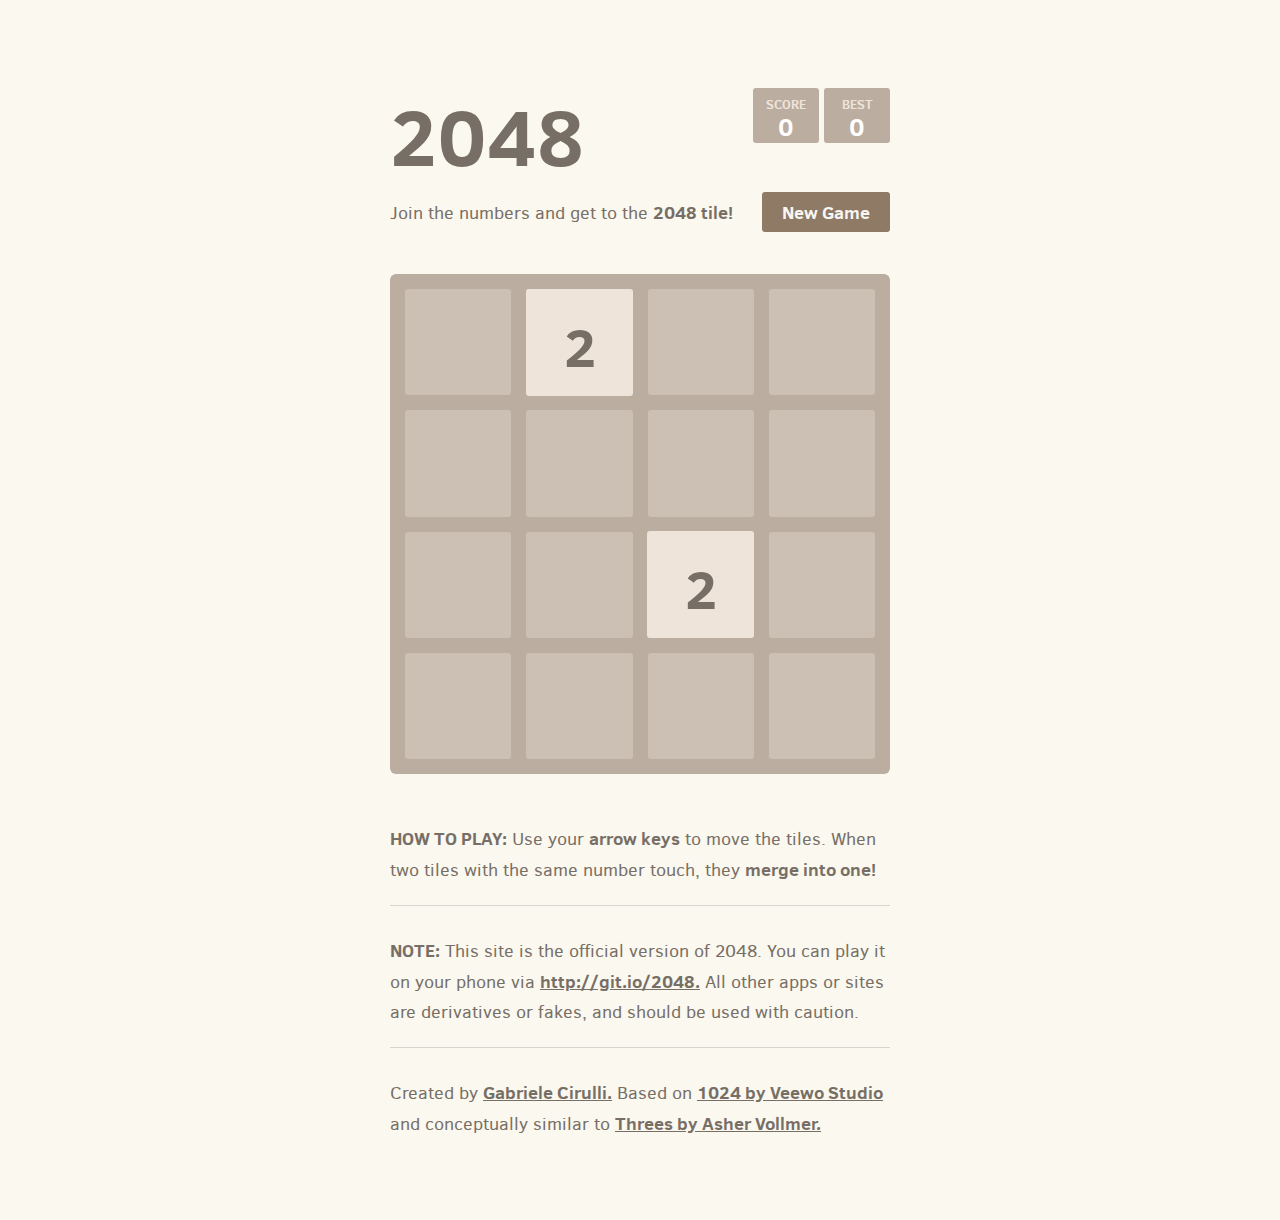
<file: index.html>
<!DOCTYPE html>
<html>
<head>
  <meta charset="utf-8">
  <title>2048</title>

  <link href="style/main.css" rel="stylesheet" type="text/css">
  <link rel="shortcut icon" href="favicon.ico">
  <link rel="apple-touch-icon" href="meta/apple-touch-icon.png">
  <meta name="apple-mobile-web-app-capable" content="yes">

  <meta name="HandheldFriendly" content="True">
  <meta name="MobileOptimized" content="320">
  <meta name="viewport" content="width=device-width, target-densitydpi=160dpi, initial-scale=1.0, maximum-scale=1, user-scalable=no, minimal-ui">
</head>
<body>
  <div class="container">
    <div class="heading">
      <h1 class="title">2048</h1>
      <div class="scores-container">
        <div class="score-container">0</div>
        <div class="best-container">0</div>
      </div>
    </div>

    <div class="above-game">
      <p class="game-intro">Join the numbers and get to the <strong>2048 tile!</strong></p>
      <a class="restart-button">New Game</a>
    </div>

    <div class="game-container">
      <div class="game-message">
        <p></p>
        <div class="lower">
	        <a class="keep-playing-button">Keep going</a>
          <a class="retry-button">Try again</a>
        </div>
      </div>

      <div class="grid-container">
        <div class="grid-row">
          <div class="grid-cell"></div>
          <div class="grid-cell"></div>
          <div class="grid-cell"></div>
          <div class="grid-cell"></div>
        </div>
        <div class="grid-row">
          <div class="grid-cell"></div>
          <div class="grid-cell"></div>
          <div class="grid-cell"></div>
          <div class="grid-cell"></div>
        </div>
        <div class="grid-row">
          <div class="grid-cell"></div>
          <div class="grid-cell"></div>
          <div class="grid-cell"></div>
          <div class="grid-cell"></div>
        </div>
        <div class="grid-row">
          <div class="grid-cell"></div>
          <div class="grid-cell"></div>
          <div class="grid-cell"></div>
          <div class="grid-cell"></div>
        </div>
      </div>

      <div class="tile-container">

      </div>
    </div>

    <p class="game-explanation">
      <strong class="important">How to play:</strong> Use your <strong>arrow keys</strong> to move the tiles. When two tiles with the same number touch, they <strong>merge into one!</strong>
    </p>
    <hr>
    <p>
    <strong class="important">Note:</strong> This site is the official version of 2048. You can play it on your phone via <a href="http://git.io/2048">http://git.io/2048.</a> All other apps or sites are derivatives or fakes, and should be used with caution.
    </p>
    <hr>
    <p>
    Created by <a href="http://gabrielecirulli.com" target="_blank">Gabriele Cirulli.</a> Based on <a href="https://itunes.apple.com/us/app/1024!/id823499224" target="_blank">1024 by Veewo Studio</a> and conceptually similar to <a href="http://asherv.com/threes/" target="_blank">Threes by Asher Vollmer.</a>
    </p>
  </div>

  <script src="js/bind_polyfill.js"></script>
  <script src="js/classlist_polyfill.js"></script>
  <script src="js/animframe_polyfill.js"></script>
  <script src="js/keyboard_input_manager.js"></script>
  <script src="js/html_actuator.js"></script>
  <script src="js/grid.js"></script>
  <script src="js/tile.js"></script>
  <script src="js/local_storage_manager.js"></script>
  <script src="js/game_manager.js"></script>
  <script src="js/application.js"></script>
</body>
</html>
</file>
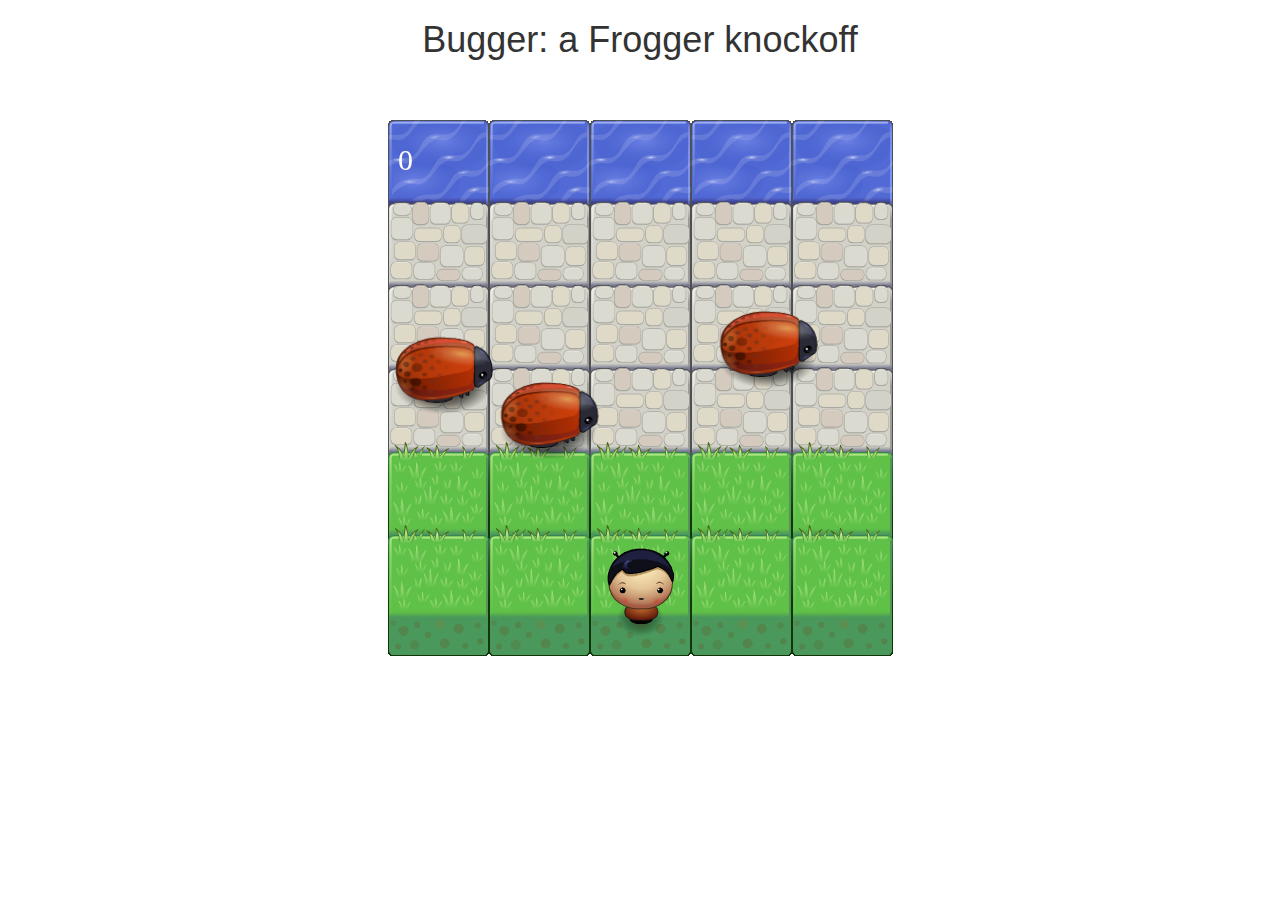
<file: javascript_game/index.html>
<!DOCTYPE html>
<html>
<head>
    <title>Bugger</title>
    <link rel="stylesheet" href="css/bootstrap.min.css">
    <link rel="stylesheet" href="css/style.css">
</head>
<body>
	<div class="container">
		<div class="row">
			<div class="col-md-12">
				<h1>Bugger: a Frogger knockoff</h1>
			</div>
		</div>
	</div>
    <script src="js/resources.js"></script>
    <script src="js/app.js"></script>
    <script src="js/engine.js"></script>
</body>
</html>
</file>
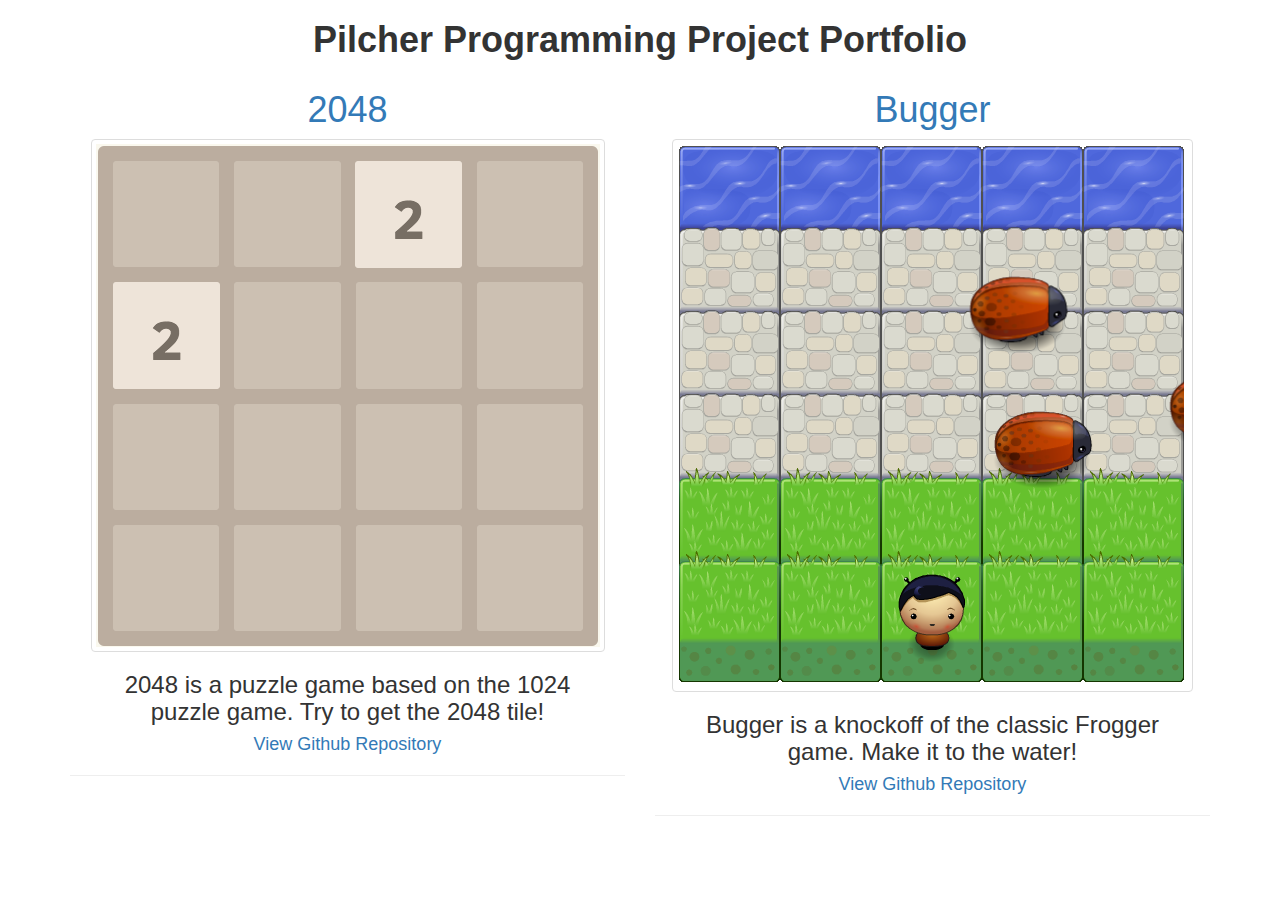
<file: home.html>
<!DOCTYPE html>
<html lang="en">
<head>
  <meta charset="utf-8">
  <meta http-equiv="X-UA-Compatible" content="IE=edge">
  <meta name="viewport" content="width=device-width, initial-scale=1">
  <title>Brett Pilcher</title>
  <link href='http://fonts.googleapis.com/css?family=Lato:100,300' rel='stylesheet' type='text/css'>
  <link rel="stylesheet" href="css-frameworks/bootstrap.min.css">
  <link rel="stylesheet" type="text/css" href="css/style.css">
  <!--
  <script type="text/javascript" src="../js-frameworks/jquery-1.11.1.min.js"></script>
  <script type="text/javascript" src="../js-frameworks/bootstrap.min.js"></script>*//
	-->
</head>
  <body>
    <div class="container">
      <div class="row text-center">
        <div class="col-md-12">
          <h1><strong>Pilcher Programming Project Portfolio</strong></h1>
        </div>
      </div>
  	  <div class="row text-center">
  	  	<div class="col-md-6">
          <div>
  	  	    <a href="http://brettpilch.github.io/2048_game/2048"><h1>2048</h1></a>
          </div>
          <div>
            <a href="http://brettpilch.github.io/2048_game/2048">
              <img class="img-thumbnail" src="2048_img.png">
            </a>
          </div>
          <div>
            <h3>2048 is a puzzle game based on the 1024 puzzle game. Try to get the 2048 tile!
            </h3>
          </div>
          <div>
            <a href="https://github.com/brettpilch/brettpilch.github.io/tree/master/2048_game"><h4>View Github Repository</h4></a>
          </div>
          <hr>
  	  	</div>
        <div class="col-md-6">
          <div>
            <a href="http://brettpilch.github.io/javascript_game/index.html"><h1>Bugger</h1></a>
          </div>
          <div>
            <a href="http://brettpilch.github.io/javascript_game/index.html">
              <img class="img-thumbnail" src="frogger_img.png">
            </a>
          </div>
          <div>
            <h3>Bugger is a knockoff of the classic Frogger game. Make it to the water!</h3>
          </div>
          <div>
            <a href="https://github.com/brettpilch/brettpilch.github.io/tree/master/javascript_game"><h4>View Github Repository</h4></a>
          </div>
          <hr>
        </div>
  	  </div>
    </div>
  </body>
</html>
</file>
<file: style/main.css>
@import url(fonts/clear-sans.css);
html, body {
  margin: 0;
  padding: 0;
  background: #faf8ef;
  color: #776e65;
  font-family: "Clear Sans", "Helvetica Neue", Arial, sans-serif;
  font-size: 18px; }

body {
  margin: 80px 0; }

.heading:after {
  content: "";
  display: block;
  clear: both; }

h1.title {
  font-size: 80px;
  font-weight: bold;
  margin: 0;
  display: block;
  float: left; }

@-webkit-keyframes move-up {
  0% {
    top: 25px;
    opacity: 1; }

  100% {
    top: -50px;
    opacity: 0; } }
@-moz-keyframes move-up {
  0% {
    top: 25px;
    opacity: 1; }

  100% {
    top: -50px;
    opacity: 0; } }
@keyframes move-up {
  0% {
    top: 25px;
    opacity: 1; }

  100% {
    top: -50px;
    opacity: 0; } }
.scores-container {
  float: right;
  text-align: right; }

.score-container, .best-container {
  position: relative;
  display: inline-block;
  background: #bbada0;
  padding: 15px 25px;
  font-size: 25px;
  height: 25px;
  line-height: 47px;
  font-weight: bold;
  border-radius: 3px;
  color: white;
  margin-top: 8px;
  text-align: center; }
  .score-container:after, .best-container:after {
    position: absolute;
    width: 100%;
    top: 10px;
    left: 0;
    text-transform: uppercase;
    font-size: 13px;
    line-height: 13px;
    text-align: center;
    color: #eee4da; }
  .score-container .score-addition, .best-container .score-addition {
    position: absolute;
    right: 30px;
    color: red;
    font-size: 25px;
    line-height: 25px;
    font-weight: bold;
    color: rgba(119, 110, 101, 0.9);
    z-index: 100;
    -webkit-animation: move-up 600ms ease-in;
    -moz-animation: move-up 600ms ease-in;
    animation: move-up 600ms ease-in;
    -webkit-animation-fill-mode: both;
    -moz-animation-fill-mode: both;
    animation-fill-mode: both; }

.score-container:after {
  content: "Score"; }

.best-container:after {
  content: "Best"; }

p {
  margin-top: 0;
  margin-bottom: 10px;
  line-height: 1.65; }

a {
  color: #776e65;
  font-weight: bold;
  text-decoration: underline;
  cursor: pointer; }

strong.important {
  text-transform: uppercase; }

hr {
  border: none;
  border-bottom: 1px solid #d8d4d0;
  margin-top: 20px;
  margin-bottom: 30px; }

.container {
  width: 500px;
  margin: 0 auto; }

@-webkit-keyframes fade-in {
  0% {
    opacity: 0; }

  100% {
    opacity: 1; } }
@-moz-keyframes fade-in {
  0% {
    opacity: 0; }

  100% {
    opacity: 1; } }
@keyframes fade-in {
  0% {
    opacity: 0; }

  100% {
    opacity: 1; } }
.game-container {
  margin-top: 40px;
  position: relative;
  padding: 15px;
  cursor: default;
  -webkit-touch-callout: none;
  -ms-touch-callout: none;
  -webkit-user-select: none;
  -moz-user-select: none;
  -ms-user-select: none;
  -ms-touch-action: none;
  touch-action: none;
  background: #bbada0;
  border-radius: 6px;
  width: 500px;
  height: 500px;
  -webkit-box-sizing: border-box;
  -moz-box-sizing: border-box;
  box-sizing: border-box; }
  .game-container .game-message {
    display: none;
    position: absolute;
    top: 0;
    right: 0;
    bottom: 0;
    left: 0;
    background: rgba(238, 228, 218, 0.5);
    z-index: 100;
    text-align: center;
    -webkit-animation: fade-in 800ms ease 1200ms;
    -moz-animation: fade-in 800ms ease 1200ms;
    animation: fade-in 800ms ease 1200ms;
    -webkit-animation-fill-mode: both;
    -moz-animation-fill-mode: both;
    animation-fill-mode: both; }
    .game-container .game-message p {
      font-size: 60px;
      font-weight: bold;
      height: 60px;
      line-height: 60px;
      margin-top: 222px; }
    .game-container .game-message .lower {
      display: block;
      margin-top: 59px; }
    .game-container .game-message a {
      display: inline-block;
      background: #8f7a66;
      border-radius: 3px;
      padding: 0 20px;
      text-decoration: none;
      color: #f9f6f2;
      height: 40px;
      line-height: 42px;
      margin-left: 9px; }
      .game-container .game-message a.keep-playing-button {
        display: none; }
    .game-container .game-message.game-won {
      background: rgba(237, 194, 46, 0.5);
      color: #f9f6f2; }
      .game-container .game-message.game-won a.keep-playing-button {
        display: inline-block; }
    .game-container .game-message.game-won, .game-container .game-message.game-over {
      display: block; }

.grid-container {
  position: absolute;
  z-index: 1; }

.grid-row {
  margin-bottom: 15px; }
  .grid-row:last-child {
    margin-bottom: 0; }
  .grid-row:after {
    content: "";
    display: block;
    clear: both; }

.grid-cell {
  width: 106.25px;
  height: 106.25px;
  margin-right: 15px;
  float: left;
  border-radius: 3px;
  background: rgba(238, 228, 218, 0.35); }
  .grid-cell:last-child {
    margin-right: 0; }

.tile-container {
  position: absolute;
  z-index: 2; }

.tile, .tile .tile-inner {
  width: 107px;
  height: 107px;
  line-height: 116.25px; }
.tile.tile-position-1-1 {
  -webkit-transform: translate(0px, 0px);
  -moz-transform: translate(0px, 0px);
  transform: translate(0px, 0px); }
.tile.tile-position-1-2 {
  -webkit-transform: translate(0px, 121px);
  -moz-transform: translate(0px, 121px);
  transform: translate(0px, 121px); }
.tile.tile-position-1-3 {
  -webkit-transform: translate(0px, 242px);
  -moz-transform: translate(0px, 242px);
  transform: translate(0px, 242px); }
.tile.tile-position-1-4 {
  -webkit-transform: translate(0px, 363px);
  -moz-transform: translate(0px, 363px);
  transform: translate(0px, 363px); }
.tile.tile-position-2-1 {
  -webkit-transform: translate(121px, 0px);
  -moz-transform: translate(121px, 0px);
  transform: translate(121px, 0px); }
.tile.tile-position-2-2 {
  -webkit-transform: translate(121px, 121px);
  -moz-transform: translate(121px, 121px);
  transform: translate(121px, 121px); }
.tile.tile-position-2-3 {
  -webkit-transform: translate(121px, 242px);
  -moz-transform: translate(121px, 242px);
  transform: translate(121px, 242px); }
.tile.tile-position-2-4 {
  -webkit-transform: translate(121px, 363px);
  -moz-transform: translate(121px, 363px);
  transform: translate(121px, 363px); }
.tile.tile-position-3-1 {
  -webkit-transform: translate(242px, 0px);
  -moz-transform: translate(242px, 0px);
  transform: translate(242px, 0px); }
.tile.tile-position-3-2 {
  -webkit-transform: translate(242px, 121px);
  -moz-transform: translate(242px, 121px);
  transform: translate(242px, 121px); }
.tile.tile-position-3-3 {
  -webkit-transform: translate(242px, 242px);
  -moz-transform: translate(242px, 242px);
  transform: translate(242px, 242px); }
.tile.tile-position-3-4 {
  -webkit-transform: translate(242px, 363px);
  -moz-transform: translate(242px, 363px);
  transform: translate(242px, 363px); }
.tile.tile-position-4-1 {
  -webkit-transform: translate(363px, 0px);
  -moz-transform: translate(363px, 0px);
  transform: translate(363px, 0px); }
.tile.tile-position-4-2 {
  -webkit-transform: translate(363px, 121px);
  -moz-transform: translate(363px, 121px);
  transform: translate(363px, 121px); }
.tile.tile-position-4-3 {
  -webkit-transform: translate(363px, 242px);
  -moz-transform: translate(363px, 242px);
  transform: translate(363px, 242px); }
.tile.tile-position-4-4 {
  -webkit-transform: translate(363px, 363px);
  -moz-transform: translate(363px, 363px);
  transform: translate(363px, 363px); }

.tile {
  position: absolute;
  -webkit-transition: 100ms ease-in-out;
  -moz-transition: 100ms ease-in-out;
  transition: 100ms ease-in-out;
  -webkit-transition-property: -webkit-transform;
  -moz-transition-property: -moz-transform;
  transition-property: transform; }
  .tile .tile-inner {
    border-radius: 3px;
    background: #eee4da;
    text-align: center;
    font-weight: bold;
    z-index: 10;
    font-size: 55px; }
  .tile.tile-2 .tile-inner {
    background: #eee4da;
    box-shadow: 0 0 30px 10px rgba(243, 215, 116, 0), inset 0 0 0 1px rgba(255, 255, 255, 0); }
  .tile.tile-4 .tile-inner {
    background: #ede0c8;
    box-shadow: 0 0 30px 10px rgba(243, 215, 116, 0), inset 0 0 0 1px rgba(255, 255, 255, 0); }
  .tile.tile-8 .tile-inner {
    color: #f9f6f2;
    background: #f2b179; }
  .tile.tile-16 .tile-inner {
    color: #f9f6f2;
    background: #f59563; }
  .tile.tile-32 .tile-inner {
    color: #f9f6f2;
    background: #f67c5f; }
  .tile.tile-64 .tile-inner {
    color: #f9f6f2;
    background: #f65e3b; }
  .tile.tile-128 .tile-inner {
    color: #f9f6f2;
    background: #edcf72;
    box-shadow: 0 0 30px 10px rgba(243, 215, 116, 0.2381), inset 0 0 0 1px rgba(255, 255, 255, 0.14286);
    font-size: 45px; }
    @media screen and (max-width: 520px) {
      .tile.tile-128 .tile-inner {
        font-size: 25px; } }
  .tile.tile-256 .tile-inner {
    color: #f9f6f2;
    background: #edcc61;
    box-shadow: 0 0 30px 10px rgba(243, 215, 116, 0.31746), inset 0 0 0 1px rgba(255, 255, 255, 0.19048);
    font-size: 45px; }
    @media screen and (max-width: 520px) {
      .tile.tile-256 .tile-inner {
        font-size: 25px; } }
  .tile.tile-512 .tile-inner {
    color: #f9f6f2;
    background: #edc850;
    box-shadow: 0 0 30px 10px rgba(243, 215, 116, 0.39683), inset 0 0 0 1px rgba(255, 255, 255, 0.2381);
    font-size: 45px; }
    @media screen and (max-width: 520px) {
      .tile.tile-512 .tile-inner {
        font-size: 25px; } }
  .tile.tile-1024 .tile-inner {
    color: #f9f6f2;
    background: #edc53f;
    box-shadow: 0 0 30px 10px rgba(243, 215, 116, 0.47619), inset 0 0 0 1px rgba(255, 255, 255, 0.28571);
    font-size: 35px; }
    @media screen and (max-width: 520px) {
      .tile.tile-1024 .tile-inner {
        font-size: 15px; } }
  .tile.tile-2048 .tile-inner {
    color: #f9f6f2;
    background: #edc22e;
    box-shadow: 0 0 30px 10px rgba(243, 215, 116, 0.55556), inset 0 0 0 1px rgba(255, 255, 255, 0.33333);
    font-size: 35px; }
    @media screen and (max-width: 520px) {
      .tile.tile-2048 .tile-inner {
        font-size: 15px; } }
  .tile.tile-super .tile-inner {
    color: #f9f6f2;
    background: #3c3a32;
    font-size: 30px; }
    @media screen and (max-width: 520px) {
      .tile.tile-super .tile-inner {
        font-size: 10px; } }

@-webkit-keyframes appear {
  0% {
    opacity: 0;
    -webkit-transform: scale(0);
    -moz-transform: scale(0);
    transform: scale(0); }

  100% {
    opacity: 1;
    -webkit-transform: scale(1);
    -moz-transform: scale(1);
    transform: scale(1); } }
@-moz-keyframes appear {
  0% {
    opacity: 0;
    -webkit-transform: scale(0);
    -moz-transform: scale(0);
    transform: scale(0); }

  100% {
    opacity: 1;
    -webkit-transform: scale(1);
    -moz-transform: scale(1);
    transform: scale(1); } }
@keyframes appear {
  0% {
    opacity: 0;
    -webkit-transform: scale(0);
    -moz-transform: scale(0);
    transform: scale(0); }

  100% {
    opacity: 1;
    -webkit-transform: scale(1);
    -moz-transform: scale(1);
    transform: scale(1); } }
.tile-new .tile-inner {
  -webkit-animation: appear 200ms ease 100ms;
  -moz-animation: appear 200ms ease 100ms;
  animation: appear 200ms ease 100ms;
  -webkit-animation-fill-mode: backwards;
  -moz-animation-fill-mode: backwards;
  animation-fill-mode: backwards; }

@-webkit-keyframes pop {
  0% {
    -webkit-transform: scale(0);
    -moz-transform: scale(0);
    transform: scale(0); }

  50% {
    -webkit-transform: scale(1.2);
    -moz-transform: scale(1.2);
    transform: scale(1.2); }

  100% {
    -webkit-transform: scale(1);
    -moz-transform: scale(1);
    transform: scale(1); } }
@-moz-keyframes pop {
  0% {
    -webkit-transform: scale(0);
    -moz-transform: scale(0);
    transform: scale(0); }

  50% {
    -webkit-transform: scale(1.2);
    -moz-transform: scale(1.2);
    transform: scale(1.2); }

  100% {
    -webkit-transform: scale(1);
    -moz-transform: scale(1);
    transform: scale(1); } }
@keyframes pop {
  0% {
    -webkit-transform: scale(0);
    -moz-transform: scale(0);
    transform: scale(0); }

  50% {
    -webkit-transform: scale(1.2);
    -moz-transform: scale(1.2);
    transform: scale(1.2); }

  100% {
    -webkit-transform: scale(1);
    -moz-transform: scale(1);
    transform: scale(1); } }
.tile-merged .tile-inner {
  z-index: 20;
  -webkit-animation: pop 200ms ease 100ms;
  -moz-animation: pop 200ms ease 100ms;
  animation: pop 200ms ease 100ms;
  -webkit-animation-fill-mode: backwards;
  -moz-animation-fill-mode: backwards;
  animation-fill-mode: backwards; }

.above-game:after {
  content: "";
  display: block;
  clear: both; }

.game-intro {
  float: left;
  line-height: 42px;
  margin-bottom: 0; }

.restart-button {
  display: inline-block;
  background: #8f7a66;
  border-radius: 3px;
  padding: 0 20px;
  text-decoration: none;
  color: #f9f6f2;
  height: 40px;
  line-height: 42px;
  display: block;
  text-align: center;
  float: right; }

.game-explanation {
  margin-top: 50px; }

@media screen and (max-width: 520px) {
  html, body {
    font-size: 15px; }

  body {
    margin: 20px 0;
    padding: 0 20px; }

  h1.title {
    font-size: 27px;
    margin-top: 15px; }

  .container {
    width: 280px;
    margin: 0 auto; }

  .score-container, .best-container {
    margin-top: 0;
    padding: 15px 10px;
    min-width: 40px; }

  .heading {
    margin-bottom: 10px; }

  .game-intro {
    width: 55%;
    display: block;
    box-sizing: border-box;
    line-height: 1.65; }

  .restart-button {
    width: 42%;
    padding: 0;
    display: block;
    box-sizing: border-box;
    margin-top: 2px; }

  .game-container {
    margin-top: 17px;
    position: relative;
    padding: 10px;
    cursor: default;
    -webkit-touch-callout: none;
    -ms-touch-callout: none;
    -webkit-user-select: none;
    -moz-user-select: none;
    -ms-user-select: none;
    -ms-touch-action: none;
    touch-action: none;
    background: #bbada0;
    border-radius: 6px;
    width: 280px;
    height: 280px;
    -webkit-box-sizing: border-box;
    -moz-box-sizing: border-box;
    box-sizing: border-box; }
    .game-container .game-message {
      display: none;
      position: absolute;
      top: 0;
      right: 0;
      bottom: 0;
      left: 0;
      background: rgba(238, 228, 218, 0.5);
      z-index: 100;
      text-align: center;
      -webkit-animation: fade-in 800ms ease 1200ms;
      -moz-animation: fade-in 800ms ease 1200ms;
      animation: fade-in 800ms ease 1200ms;
      -webkit-animation-fill-mode: both;
      -moz-animation-fill-mode: both;
      animation-fill-mode: both; }
      .game-container .game-message p {
        font-size: 60px;
        font-weight: bold;
        height: 60px;
        line-height: 60px;
        margin-top: 222px; }
      .game-container .game-message .lower {
        display: block;
        margin-top: 59px; }
      .game-container .game-message a {
        display: inline-block;
        background: #8f7a66;
        border-radius: 3px;
        padding: 0 20px;
        text-decoration: none;
        color: #f9f6f2;
        height: 40px;
        line-height: 42px;
        margin-left: 9px; }
        .game-container .game-message a.keep-playing-button {
          display: none; }
      .game-container .game-message.game-won {
        background: rgba(237, 194, 46, 0.5);
        color: #f9f6f2; }
        .game-container .game-message.game-won a.keep-playing-button {
          display: inline-block; }
      .game-container .game-message.game-won, .game-container .game-message.game-over {
        display: block; }

  .grid-container {
    position: absolute;
    z-index: 1; }

  .grid-row {
    margin-bottom: 10px; }
    .grid-row:last-child {
      margin-bottom: 0; }
    .grid-row:after {
      content: "";
      display: block;
      clear: both; }

  .grid-cell {
    width: 57.5px;
    height: 57.5px;
    margin-right: 10px;
    float: left;
    border-radius: 3px;
    background: rgba(238, 228, 218, 0.35); }
    .grid-cell:last-child {
      margin-right: 0; }

  .tile-container {
    position: absolute;
    z-index: 2; }

  .tile, .tile .tile-inner {
    width: 58px;
    height: 58px;
    line-height: 67.5px; }
  .tile.tile-position-1-1 {
    -webkit-transform: translate(0px, 0px);
    -moz-transform: translate(0px, 0px);
    transform: translate(0px, 0px); }
  .tile.tile-position-1-2 {
    -webkit-transform: translate(0px, 67px);
    -moz-transform: translate(0px, 67px);
    transform: translate(0px, 67px); }
  .tile.tile-position-1-3 {
    -webkit-transform: translate(0px, 135px);
    -moz-transform: translate(0px, 135px);
    transform: translate(0px, 135px); }
  .tile.tile-position-1-4 {
    -webkit-transform: translate(0px, 202px);
    -moz-transform: translate(0px, 202px);
    transform: translate(0px, 202px); }
  .tile.tile-position-2-1 {
    -webkit-transform: translate(67px, 0px);
    -moz-transform: translate(67px, 0px);
    transform: translate(67px, 0px); }
  .tile.tile-position-2-2 {
    -webkit-transform: translate(67px, 67px);
    -moz-transform: translate(67px, 67px);
    transform: translate(67px, 67px); }
  .tile.tile-position-2-3 {
    -webkit-transform: translate(67px, 135px);
    -moz-transform: translate(67px, 135px);
    transform: translate(67px, 135px); }
  .tile.tile-position-2-4 {
    -webkit-transform: translate(67px, 202px);
    -moz-transform: translate(67px, 202px);
    transform: translate(67px, 202px); }
  .tile.tile-position-3-1 {
    -webkit-transform: translate(135px, 0px);
    -moz-transform: translate(135px, 0px);
    transform: translate(135px, 0px); }
  .tile.tile-position-3-2 {
    -webkit-transform: translate(135px, 67px);
    -moz-transform: translate(135px, 67px);
    transform: translate(135px, 67px); }
  .tile.tile-position-3-3 {
    -webkit-transform: translate(135px, 135px);
    -moz-transform: translate(135px, 135px);
    transform: translate(135px, 135px); }
  .tile.tile-position-3-4 {
    -webkit-transform: translate(135px, 202px);
    -moz-transform: translate(135px, 202px);
    transform: translate(135px, 202px); }
  .tile.tile-position-4-1 {
    -webkit-transform: translate(202px, 0px);
    -moz-transform: translate(202px, 0px);
    transform: translate(202px, 0px); }
  .tile.tile-position-4-2 {
    -webkit-transform: translate(202px, 67px);
    -moz-transform: translate(202px, 67px);
    transform: translate(202px, 67px); }
  .tile.tile-position-4-3 {
    -webkit-transform: translate(202px, 135px);
    -moz-transform: translate(202px, 135px);
    transform: translate(202px, 135px); }
  .tile.tile-position-4-4 {
    -webkit-transform: translate(202px, 202px);
    -moz-transform: translate(202px, 202px);
    transform: translate(202px, 202px); }

  .tile .tile-inner {
    font-size: 35px; }

  .game-message p {
    font-size: 30px !important;
    height: 30px !important;
    line-height: 30px !important;
    margin-top: 90px !important; }
  .game-message .lower {
    margin-top: 30px !important; } }
</file>
<file: javascript_game/css/style.css>
body {
    text-align: center;
}
</file>
<file: css/style.css>
h3 {
	margin-left: 40px;
	margin-right: 40px;
}
</file>
